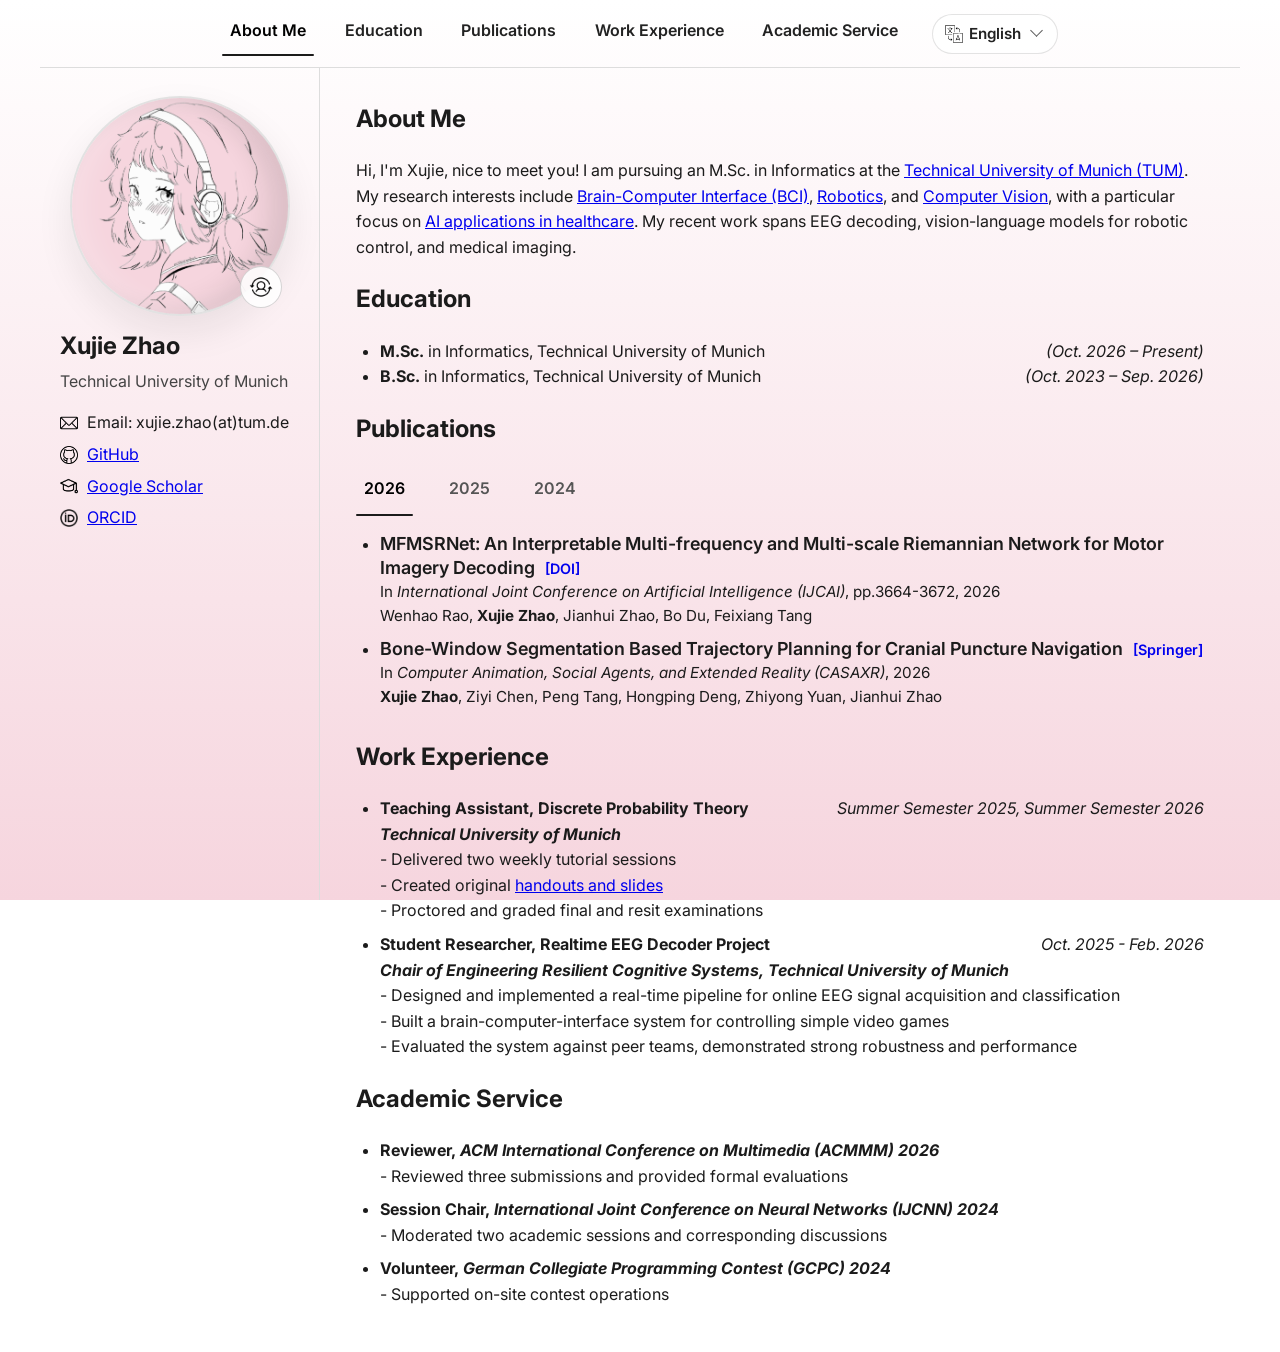
<file: index.html>
<!doctype html>
<html lang="en">
<head>
  <meta charset="utf-8" />
  <meta name="viewport" content="width=device-width, initial-scale=1" />
  <title>Xujie Zhao | TUM</title>

  <link rel="icon" href="assets/img/bar_icon_animate.png">
  <link rel="apple-touch-icon" href="assets/img/bar_icon_animate.png" />

  <meta name="description" content="Xujie Zhao – M.Sc. student at Technical University of Munich">

  <meta property="og:type" content="website">
  <meta property="og:title" content="Xujie Zhao | Personal Website">
  <meta property="og:description" content="M.Sc. student of informatics at TUM. Research interests in brain-computer interfaces, robotics and computer vision.">
  <meta property="og:url" content="https://arthurwalnut.github.io/">

  <meta name="robots" content="index, follow">

  <link rel="preconnect" href="https://fonts.googleapis.com">
  <link rel="preconnect" href="https://fonts.gstatic.com" crossorigin>
  <link href="https://fonts.googleapis.com/css2?family=Inter:wght@400;500;600;700&display=swap" rel="stylesheet">

  <link rel="stylesheet" href="assets/css/style.css?v=20261107-scroll-follow" />
  <meta name="google-site-verification" content="BBAM4CJWL4HLsDOf_jV-iVOzETcsDzB7LPSBLOvxTzo" />
  
  <link rel="alternate" hreflang="en" href="https://arthurwalnut.github.io/">
  <link rel="alternate" hreflang="zh-CN" href="https://arthurwalnut.github.io/index_cn.html">
  <link rel="alternate" hreflang="x-default" href="https://arthurwalnut.github.io/">

  <link rel="canonical" href="https://arthurwalnut.github.io/">

</head>
<body>
  <header class="top-nav-bar">
    <nav class="top-nav" aria-label="Primary">
      <div class="nav-track">
        <a href="#about">About Me</a>
        <a href="#educations">Education</a>
        <a href="#pubs">Publications</a>
        <a href="#work">Work Experience</a>
        <a href="#service">Academic Service</a>
        <span class="nav-indicator" aria-hidden="true"></span>
      </div>
    </nav>
    <div class="lang-switch" data-lang-switch>
      <button class="lang-switch-trigger" type="button" aria-label="Language selector" aria-haspopup="true" aria-expanded="false">
        <img class="lang-switch-icon" src="assets/img/icon_language_switch.png" alt="" width="18" height="18" />
        <span class="lang-switch-label">English</span>
        <span class="lang-switch-caret" aria-hidden="true"></span>
      </button>
      <div class="lang-switch-menu" role="menu" aria-label="Language options">
        <a class="lang-switch-option" href="index_cn.html" role="menuitem">中文</a>
      </div>
    </div>
  </header>

  <aside class="sidebar">
    <div class="profile-pic-wrap">
      <div class="profile-disc">
        <img class="profile-pic profile-pic-front" src="assets/img/bar_icon_animate.png" alt="Profile illustration" />
        <img class="profile-pic profile-pic-back" src="assets/img/profile_pic_real1.jpg" alt="Profile photo" />
      </div>
      <button class="profile-switch" type="button" aria-label="Switch profile picture" aria-pressed="false">
        <img src="assets/img/avatar_switch.png" alt="Switch avatar" />
      </button>
    </div>
    <h1 class="profile-name">Xujie Zhao</h1>
    <p class="profile-affiliation">Technical University of Munich</p>

    <section class="contact-block" aria-label="Contact">
      <ul>
        <li>
          <img class="contact-icon" src="assets/img/icon_email.png" alt="" width="18" height="18" />
          <span>Email: xujie.zhao(at)tum.de</span>
        </li>
        <li>
          <img class="contact-icon" src="assets/img/icon_github.png" alt="" width="18" height="18" />
          <a href="https://github.com/arthurwalnut">GitHub</a>
        </li>
        <li>
          <img class="contact-icon" src="assets/img/icon_scholar.png" alt="" width="18" height="18" />
          <a href="https://scholar.google.com/citations?user=ri1VqO8AAAAJ">Google Scholar</a>
        </li>
        <li>
          <img class="contact-icon" src="assets/img/icon_orcid.png" alt="" width="18" height="18" />
          <a href="https://orcid.org/0009-0003-3297-5734">ORCID</a>
        </li>
      </ul>
    </section>
  </aside>

  <main class="container">
    <section id="about">
      <h2>About Me</h2>
      <p>
        
        Hi, I'm Xujie, nice to meet you!
        I am pursuing an M.Sc. in Informatics at the <a href="https://www.tum.de/en/">Technical University of Munich (TUM)</a>.
        My research interests include
        <a href="https://en.wikipedia.org/wiki/Brain%E2%80%93computer_interface">Brain-Computer Interface (BCI)</a>,
        <a href="https://en.wikipedia.org/wiki/Robotics">Robotics</a>,
        and <a href="https://en.wikipedia.org/wiki/Computer_vision">Computer Vision</a>,
        with a particular focus on <a href="https://www.ibm.com/think/topics/artificial-intelligence-medicine">AI applications in healthcare</a>.
        My recent work spans EEG decoding, vision-language models for robotic control, and medical imaging.

      </p>
    </section>

    <section id="educations">
      <h2>Education</h2>
      <ul>
        <li>
          <div class="item-header">
            <span class="item-title"><strong>M.Sc.</strong> in Informatics, Technical University of Munich</span>
            <span class="item-time"><em>(Oct. 2026 – Present)</em></span>
          </div>
        </li>
        <li>
          <div class="item-header">
            <span class="item-title"><strong>B.Sc.</strong> in Informatics, Technical University of Munich</span>
            <span class="item-time"><em>(Oct. 2023 – Sep. 2026)</em></span>
          </div>
        </li>
      </ul>
    </section>

    <section id="pubs" data-year-label="Publication year">
      <h2>Publications</h2>
      <ul>

        <li class="publication-item" data-year="2026">
          <div class="publication-title">
            MFMSRNet: An Interpretable Multi-frequency and Multi-scale Riemannian Network for Motor Imagery Decoding
            <a href="https://doi.org/10.24963/ijcai.2026/408" class="doi-link" target="_blank" rel="noopener noreferrer">[DOI]</a>
          </div>
          <div class="publication-venue">
            In <em>International Joint Conference on Artificial Intelligence (IJCAI)</em>, pp.3664-3672, 2026
          </div>
          <div class="publication-authors">
            Wenhao Rao, <strong>Xujie Zhao</strong>, Jianhui Zhao, Bo Du, Feixiang Tang
          </div>
        </li>

        <li class="publication-item" data-year="2026">
          <div class="publication-title">
            Bone-Window Segmentation Based Trajectory Planning for Cranial Puncture Navigation
            <a href="https://link.springer.com/book/9789819256631" class="doi-link" target="_blank" rel="noopener noreferrer">[Springer]</a>
          </div>
          <div class="publication-venue">
            In <em>Computer Animation, Social Agents, and Extended Reality (CASAXR)</em>, 2026
          </div>
          <div class="publication-authors">
            <strong>Xujie Zhao</strong>, Ziyi Chen, Peng Tang, Hongping Deng, Zhiyong Yuan, Jianhui Zhao
          </div>
        </li>
        
        <li class="publication-item" data-year="2025">
          <div class="publication-title">
            Robust Multi-contrast MRI Medical Image Translation via Knowledge Distillation and Adversarial Attack
            <a href="https://doi.org/10.1109/JBHI.2025.3584721" class="doi-link" target="_blank" rel="noopener noreferrer">[DOI]</a>
          </div>
          <div class="publication-venue">
            In <em>IEEE Journal of Biomedical and Health Informatics</em>, Vol.29, No.10, pp.7423-7433, 2025
          </div>
          <div class="publication-authors">
            <strong>Xujie Zhao</strong>, Feng Liang, Chengjiang Long, Zhiyong Yuan, Jianhui Zhao
          </div>
        </li>

        <li class="publication-item" data-year="2025">
          <div class="publication-title">
            A Novel MultiTransmitter and MultiTarget Electromagnetic Positioning Model with Large Range and High Accuracy
            <a href="https://doi.org/10.1109/TIM.2025.3565068" class="doi-link" target="_blank" rel="noopener noreferrer">[DOI]</a>
          </div>
          <div class="publication-venue">
            In <em>IEEE Transactions on Instrumentation and Measurement</em>, Vol.74, 6006912, pp.1-12, 2025
          </div>
          <div class="publication-authors">
            Peijun Zhong, <strong>Xujie Zhao</strong>, Zhiyong Yuan, Tingbao Zhang, Yu Feng, Jianhui Zhao
          </div>
        </li>

        <li class="publication-item" data-year="2025">
          <div class="publication-title">
            A Localization System Utilizing Maxwell Coil Gradient Magnetic Fields Integrated with Inertial Measurement Unit for Surgical Instrument
            <a href="https://doi.org/10.1109/JSEN.2025.3578514" class="doi-link" target="_blank" rel="noopener noreferrer">[DOI]</a>
          </div>
          <div class="publication-venue">
            In <em>IEEE Sensors Journal</em>, Vol.25, No.15, pp.29688-29699, 2025
          </div>
          <div class="publication-authors">
            Yi Huang, Xutian Deng, <strong>Xujie Zhao</strong>, Tingbao Zhang, Yu Feng, Zhiyong Yuan, Jianhui Zhao
          </div>
        </li>

        <li class="publication-item" data-year="2024">
          <div class="publication-title">
            Single-Channel EEG Classification of Human Attention with Two-Branch Multiscale CNN and Transformer Model
            <a href="https://doi.org/10.1109/IJCNN60899.2024.10650973" class="doi-link" target="_blank" rel="noopener noreferrer">[DOI]</a>
          </div>
          <div class="publication-venue">
            In <em>International Joint Conference on Neural Networks (IJCNN)</em>, pp.1-8, 2024
          </div>
          <div class="publication-authors">
            <strong>Xujie Zhao</strong>, Junjie Lu, Jianhui Zhao, Zhiyong Yuan
          </div>
        </li>

        <li class="publication-item" data-year="2024">
          <div class="publication-title">
            Uniform Gradient Magnetic Field and Spatial Localization Method Based on Maxwell Coils for Virtual Surgery Simulation
            <a href="https://doi.org/10.1002/cav.2247" class="doi-link" target="_blank" rel="noopener noreferrer">[DOI]</a>
          </div>
          <div class="publication-venue">
            In <em>Computer Animation and Virtual Worlds</em>, Vol.35, No.3, pp.1-15, 2024
          </div>
          <div class="publication-authors">
            Yi Huang, Xutian Deng, <strong>Xujie Zhao</strong>, Wenxuan Xie, Zhiyong Yuan, Jianhui Zhao
          </div>
        </li>

      </ul>
    </section>

    <section id="work">
      <h2>Work Experience</h2>
      <ul>
        <li class="work-item">
          <div class="item-header">
            <strong>Teaching Assistant, Discrete Probability Theory</strong>
            <span class="item-time"><em>Summer Semester 2025, Summer Semester 2026</em></span>
          </div>
          <strong><em>Technical University of Munich</em></strong><br />
          - Delivered two weekly tutorial sessions<br>
          - Created original <a href="dpt_tut.html">handouts and slides</a><br>
          - Proctored and graded final and resit examinations<br>
        </li>

        <li class="work-item">
          <div class="item-header">
            <strong>Student Researcher, Realtime EEG Decoder Project</strong>
            <span class="item-time"><em>Oct. 2025 - Feb. 2026</em></span>
          </div>
          <strong><em>Chair of Engineering Resilient Cognitive Systems, Technical University of Munich</em></strong><br />
          - Designed and implemented a real-time pipeline for online EEG signal acquisition and classification<br>
          - Built a brain-computer-interface system for controlling simple video games<br>
          - Evaluated the system against peer teams, demonstrated strong robustness and performance<br>
        </li>
      </ul>
    </section>

    <section id="service">
      <h2>Academic Service</h2>
      <ul>
        <li class="work-item">
          <div class="item-header">
            <strong>Reviewer, <em>ACM International Conference on Multimedia (ACMMM) 2026</em></strong><strong></strong>
          </div>
          - Reviewed three submissions and provided formal evaluations
        </li>
        <li class="work-item">
          <div class="item-header">
            <strong>Session Chair, <em>International Joint Conference on Neural Networks (IJCNN) 2024</em></strong>
          </div>
          - Moderated two academic sessions and corresponding discussions
        </li>
        <li class="work-item">
          <div class="item-header">
            <strong>Volunteer, <em>German Collegiate Programming Contest (GCPC) 2024</em></strong>
          </div>
          - Supported on-site contest operations
        </li>
      </ul>
    </section>

  </main>
  <script src="assets/js/main.js?v=20261107-scroll-follow"></script>
</body>
</html>
</file>
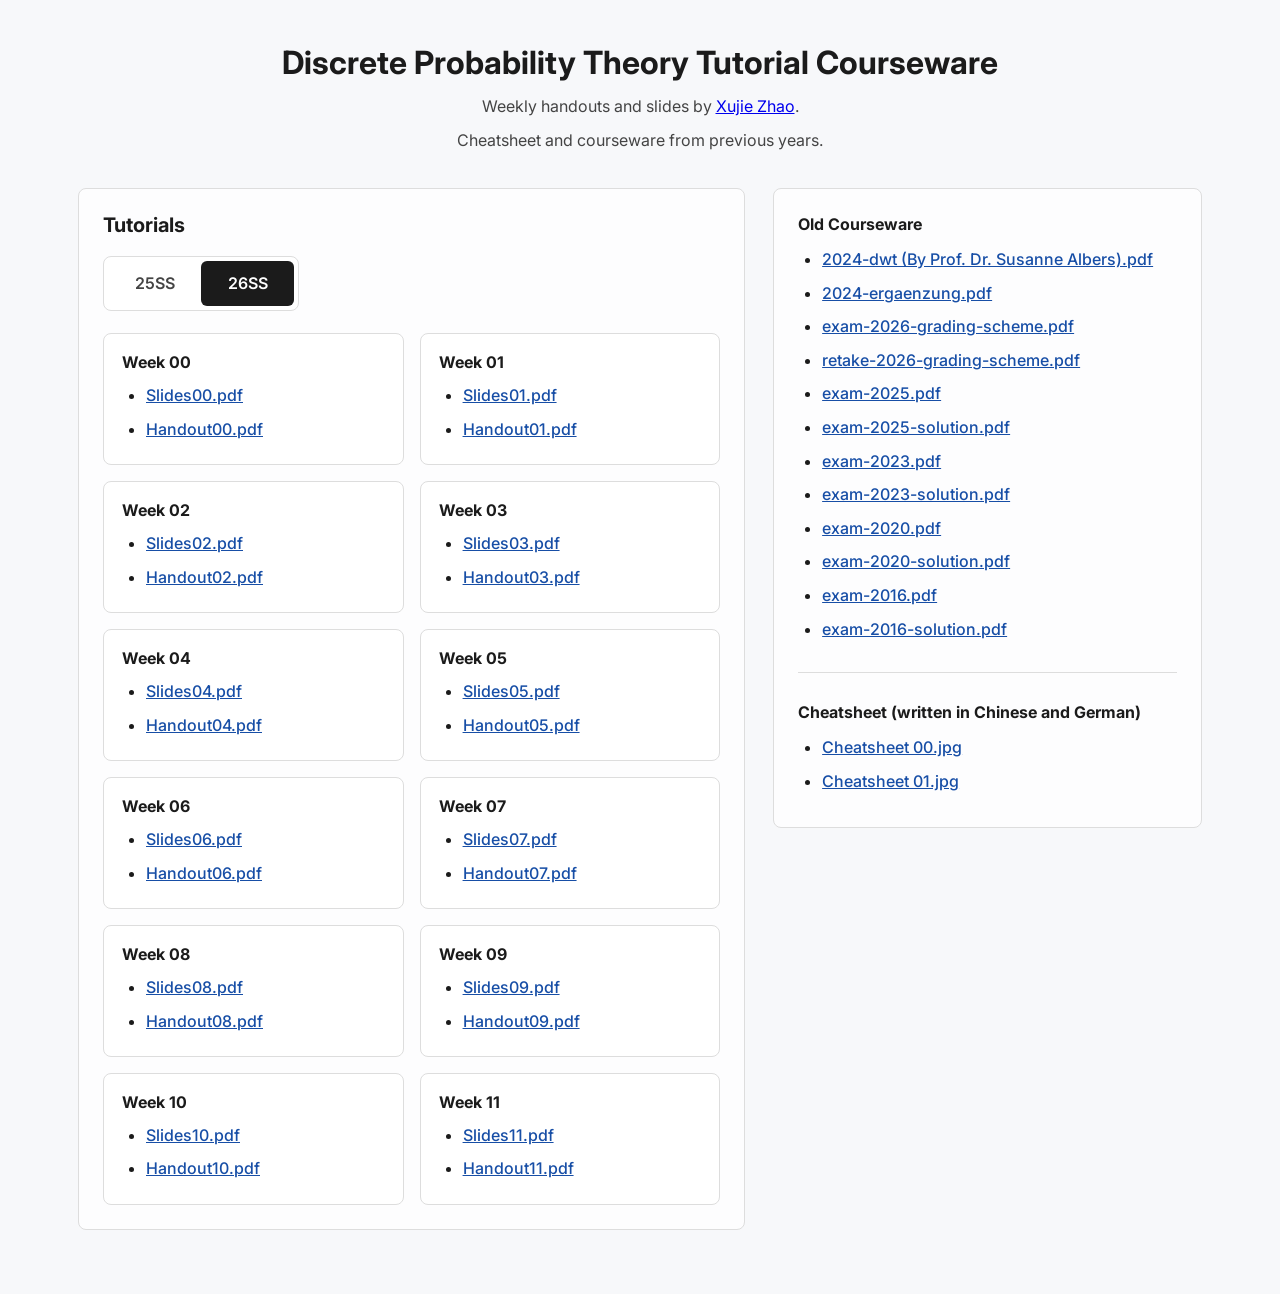
<file: dpt_tut.html>
<!doctype html>
<html lang="en">
<head>
  <meta charset="utf-8" />
  <meta name="viewport" content="width=device-width, initial-scale=1" />
  <title>Discrete Probability Theory Courseware | Xujie Zhao</title>

  <link rel="icon" href="./assets/img/bar_icon_animate.png">
  <link rel="apple-touch-icon" href="./assets/img/bar_icon_animate.png" />

  <meta name="description" content="Discrete Probability Theory tutorial courseware by Xujie Zhao">
  
  <meta property="og:type" content="website">
  <meta property="og:title" content="Discrete Probability Theory courseware">
  <meta property="og:description" content="Tutorial courseware by Xujie Zhao">
  <meta property="og:url" content="https://arthurwalnut.github.io/dpt_tut.html">

  <meta name="robots" content="index, follow">

  <link rel="preconnect" href="https://fonts.googleapis.com">
  <link rel="preconnect" href="https://fonts.gstatic.com" crossorigin>
  <link href="https://fonts.googleapis.com/css2?family=Inter:wght@400;500;600;700&display=swap" rel="stylesheet">

  <link rel="canonical" href="https://arthurwalnut.github.io/dpt_tut.html">

  <link rel="stylesheet" href="./assets/css/style.css?v=20260423-dpt-layout" />
  <style>
    * {
      box-sizing: border-box;
    }

    body.download-page {
      margin: 0;
      font-family: "Inter", system-ui, sans-serif;
      line-height: 1.6;
      color: #1b1b1b;
      background: #f7f8fa;
    }

    .download-container {
      max-width: 1180px;
      margin: 0 auto;
      padding: 44px 28px 64px;
    }

    .download-intro {
      margin-bottom: 34px;
      text-align: center;
    }

    .download-intro h1 {
      margin: 0 0 12px;
      font-size: 2rem;
      line-height: 1.2;
    }

    .download-intro p {
      max-width: 760px;
      margin: 0 auto 8px;
      color: #444;
    }

    .download-grid {
      display: grid;
      grid-template-columns: minmax(0, 1.4fr) minmax(280px, 0.9fr);
      gap: 28px;
      align-items: start;
    }

    .download-column {
      min-width: 0;
      padding: 24px;
      border: 1px solid #ddd;
      border-radius: 8px;
      background: rgba(255, 255, 255, 0.76);
    }

    .download-column h2 {
      margin: 0 0 18px;
      font-size: 1.25rem;
      line-height: 1.25;
    }

    .tutorial-tabs {
      position: relative;
      display: grid;
      grid-template-columns: repeat(2, minmax(0, 1fr));
      margin-bottom: 22px;
      padding: 4px;
      border: 1px solid #ddd;
      border-radius: 8px;
      background: #fff;
      width: 196px;
      overflow: hidden;
      box-sizing: border-box;
    }

    .tutorial-tab-indicator {
      position: absolute;
      top: 4px;
      left: 4px;
      width: calc((100% - 8px) / 2);
      height: calc(100% - 8px);
      border-radius: 6px;
      background: #1b1b1b;
      transition: transform 220ms ease;
      pointer-events: none;
    }

    .tutorial-tab {
      position: relative;
      z-index: 1;
      display: flex;
      align-items: center;
      justify-content: center;
      min-width: 0;
      padding: 10px 14px;
      border: none;
      border-radius: 6px;
      background: transparent;
      color: #444;
      font: inherit;
      font-weight: 600;
      text-align: center;
      cursor: pointer;
    }

    .tutorial-tab[aria-selected="true"] {
      color: #fff;
    }

    .tutorial-panel {
      display: none;
    }

    .tutorial-panel.is-active {
      display: block;
    }

    .tutorial-list {
      display: grid;
      grid-template-columns: repeat(2, minmax(0, 1fr));
      gap: 16px;
    }

    .tutorial-card {
      padding: 18px 18px 14px;
      border: 1px solid #ddd;
      border-radius: 8px;
      background: #fff;
    }

    .tutorial-card h3 {
      margin: 0 0 10px;
      font-size: 1rem;
      line-height: 1.3;
    }

    .tutorial-note {
      margin: 0;
      color: #666;
      font-size: 0.95rem;
    }

    .download-section {
      margin-bottom: 28px;
      padding-bottom: 22px;
      border-bottom: 1px solid #ddd;
    }

    .download-section:last-child {
      margin-bottom: 0;
      padding-bottom: 0;
      border-bottom: none;
    }

    .download-section h3 {
      margin: 0 0 12px;
      font-size: 1rem;
      line-height: 1.4;
      overflow-wrap: anywhere;
    }

    .file-list {
      margin: 0;
      padding-left: 24px;
    }

    .file-list li {
      margin-bottom: 8px;
    }

    .file-list a {
      color: #174ea6;
      font-weight: 500;
    }

    @media (max-width: 920px) {
      .download-grid {
        grid-template-columns: 1fr;
      }
    }

    @media (max-width: 640px) {
      .download-container {
        padding: 32px 16px 42px;
      }

      .download-column {
        padding: 18px;
      }

      .tutorial-tabs {
        width: min(196px, 100%);
      }

      .tutorial-tab {
        padding-left: 10px;
        padding-right: 10px;
      }

      .tutorial-list {
        grid-template-columns: 1fr;
      }
    }
  </style>
</head>
<body class="download-page">
  <main class="download-container">
    <section class="download-intro">
      <h1>Discrete Probability Theory Tutorial Courseware</h1>
      <p>Weekly handouts and slides by <a href="index.html">Xujie Zhao</a>.</p>
      <p>Cheatsheet and courseware from previous years.</p>
    </section>

    <section class="download-grid">
      <div class="download-column">
        <h2>Tutorials</h2>
        <div class="tutorial-tabs" role="tablist" aria-label="Tutorial semester switch">
          <span class="tutorial-tab-indicator" aria-hidden="true"></span>
          <button class="tutorial-tab" type="button" role="tab" aria-selected="false" aria-controls="tutorial-25ss" data-target="tutorial-25ss">25SS</button>
          <button class="tutorial-tab" type="button" role="tab" aria-selected="true" aria-controls="tutorial-26ss" data-target="tutorial-26ss">26SS</button>
        </div>

        <section id="tutorial-25ss" class="tutorial-panel" role="tabpanel" hidden>
          <div class="tutorial-list">
            <article class="tutorial-card">
              <h3>Week 00</h3>
              <ul class="file-list">
                <li><a href="files/dpt_tut_25/00/Slides00.pdf" download>Slides00.pdf</a></li>
                <li><a href="files/dpt_tut_25/00/dpt_sol_0.pdf" download>Solution00.pdf</a></li>
              </ul>
            </article>
            <article class="tutorial-card">
              <h3>Week 01</h3>
              <ul class="file-list">
                <li><a href="files/dpt_tut_25/01/Slides01.pdf" download>Slides01.pdf</a></li>
                <li><a href="files/dpt_tut_25/01/dpt_sol_1.pdf" download>Solution01.pdf</a></li>
              </ul>
            </article>
            <article class="tutorial-card">
              <h3>Week 02</h3>
              <ul class="file-list">
                <li><a href="files/dpt_tut_25/02/Slides02.pdf" download>Slides02.pdf</a></li>
                <li><a href="files/dpt_tut_25/02/dpt_sol_2.pdf" download>Solution02.pdf</a></li>
              </ul>
            </article>
            <article class="tutorial-card">
              <h3>Week 03</h3>
              <ul class="file-list">
                <li><a href="files/dpt_tut_25/03/Slides03.pdf" download>Slides03.pdf</a></li>
                <li><a href="files/dpt_tut_25/03/dpt_sol_3.pdf" download>Solution03.pdf</a></li>
              </ul>
            </article>
            <article class="tutorial-card">
              <h3>Week 04</h3>
              <ul class="file-list">
                <li><a href="files/dpt_tut_25/04/Slides04.pdf" download>Slides04.pdf</a></li>
                <li><a href="files/dpt_tut_25/04/dpt_sol_4.pdf" download>Solution04.pdf</a></li>
              </ul>
            </article>
            <article class="tutorial-card">
              <h3>Week 05</h3>
              <ul class="file-list">
                <li><a href="files/dpt_tut_25/05/Slides05.pdf" download>Slides05.pdf</a></li>
                <li><a href="files/dpt_tut_25/05/dpt_sol_5.pdf" download>Solution05.pdf</a></li>
              </ul>
            </article>
            <article class="tutorial-card">
              <h3>Week 06</h3>
              <ul class="file-list">
                <li><a href="files/dpt_tut_25/06/Slides06.pdf" download>Slides06.pdf</a></li>
                <li><a href="files/dpt_tut_25/06/dpt_sol_6.pdf" download>Solution06.pdf</a></li>
              </ul>
            </article>
            <article class="tutorial-card">
              <h3>Week 07</h3>
              <ul class="file-list">
                <li><a href="files/dpt_tut_25/07/Slides07.pdf" download>Slides07.pdf</a></li>
                <li><a href="files/dpt_tut_25/07/dpt_sol_7.pdf" download>Solution07.pdf</a></li>
              </ul>
            </article>
            <article class="tutorial-card">
              <h3>Week 08</h3>
              <ul class="file-list">
                <li><a href="files/dpt_tut_25/08/Slides08.pdf" download>Slides08.pdf</a></li>
                <li><a href="files/dpt_tut_25/08/dpt_sol_8.pdf" download>Solution08.pdf</a></li>
              </ul>
            </article>
            <article class="tutorial-card">
              <h3>Week 09</h3>
              <ul class="file-list">
                <li><a href="files/dpt_tut_25/09/Slides09.pdf" download>Slides09.pdf</a></li>
                <li><a href="files/dpt_tut_25/09/dpt_sol_9.pdf" download>Solution09.pdf</a></li>
              </ul>
            </article>
            <article class="tutorial-card">
              <h3>Week 10</h3>
              <ul class="file-list">
                <li><a href="files/dpt_tut_25/10/Slides10.pdf" download>Slides10.pdf</a></li>
                <li><a href="files/dpt_tut_25/10/dpt_sol_10.pdf" download>Solution10.pdf</a></li>
              </ul>
            </article>
            <article class="tutorial-card">
              <h3>Week 11</h3>
              <ul class="file-list">
                <li><a href="files/dpt_tut_25/11/Slides11.pdf" download>Slides11.pdf</a></li>
                <li><a href="files/dpt_tut_25/11/dpt_sol_11.pdf" download>Solution11.pdf</a></li>
              </ul>
            </article>
            <article class="tutorial-card">
              <h3>Week 12</h3>
              <ul class="file-list">
                <li><a href="files/dpt_tut_25/12/Slides12.pdf" download>Slides12.pdf</a></li>
                <li><a href="files/dpt_tut_25/12/dpt_sol_12.pdf" download>Solution12.pdf</a></li>
              </ul>
            </article>
          </div>
        </section>

        <section id="tutorial-26ss" class="tutorial-panel is-active" role="tabpanel">
          <div class="tutorial-list">
            <article class="tutorial-card">
              <h3>Week 00</h3>
              <ul class="file-list">
                <li><a href="files/dpt_tut_26/00/Slides00.pdf" download>Slides00.pdf</a></li>
                <li><a href="files/dpt_tut_26/00/Handout00.pdf" download>Handout00.pdf</a></li>
              </ul>
            </article>
            <article class="tutorial-card">
              <h3>Week 01</h3>
              <ul class="file-list">
                <li><a href="files/dpt_tut_26/01/Slides01.pdf" download>Slides01.pdf</a></li>
                <li><a href="files/dpt_tut_26/01/Handout01.pdf" download>Handout01.pdf</a></li>
              </ul>
            </article>
            <article class="tutorial-card">
              <h3>Week 02</h3>
              <ul class="file-list">
                <li><a href="files/dpt_tut_26/02/Slides02.pdf" download>Slides02.pdf</a></li>
                <li><a href="files/dpt_tut_26/02/Handout02.pdf" download>Handout02.pdf</a></li>
              </ul>
            </article>
            <article class="tutorial-card">
              <h3>Week 03</h3>
              <ul class="file-list">
                <li><a href="files/dpt_tut_26/03/Slides03.pdf" download>Slides03.pdf</a></li>
                <li><a href="files/dpt_tut_26/03/Handout03.pdf" download>Handout03.pdf</a></li>
              </ul>
            </article>
            <article class="tutorial-card">
              <h3>Week 04</h3>
              <ul class="file-list">
                <li><a href="files/dpt_tut_26/04/Slides04.pdf" download>Slides04.pdf</a></li>
                <li><a href="files/dpt_tut_26/04/Handout04.pdf" download>Handout04.pdf</a></li>
              </ul>
            </article>
            <article class="tutorial-card">
              <h3>Week 05</h3>
              <ul class="file-list">
                <li><a href="files/dpt_tut_26/05/Slides05.pdf" download>Slides05.pdf</a></li>
                <li><a href="files/dpt_tut_26/05/Handout05.pdf" download>Handout05.pdf</a></li>
              </ul>
            </article>
            <article class="tutorial-card">
              <h3>Week 06</h3>
              <ul class="file-list">
                <li><a href="files/dpt_tut_26/06/Slides06.pdf" download>Slides06.pdf</a></li>
                <li><a href="files/dpt_tut_26/06/Handout06.pdf" download>Handout06.pdf</a></li>
              </ul>
            </article>
            <article class="tutorial-card">
              <h3>Week 07</h3>
              <ul class="file-list">
                <li><a href="files/dpt_tut_26/07/Slides07.pdf" download>Slides07.pdf</a></li>
                <li><a href="files/dpt_tut_26/07/Handout07.pdf" download>Handout07.pdf</a></li>
              </ul>
            </article>
            <article class="tutorial-card">
              <h3>Week 08</h3>
              <ul class="file-list">
                <li><a href="files/dpt_tut_26/08/Slides08.pdf" download>Slides08.pdf</a></li>
                <li><a href="files/dpt_tut_26/08/Handout08.pdf" download>Handout08.pdf</a></li>
              </ul>
            </article>
            <article class="tutorial-card">
              <h3>Week 09</h3>
              <ul class="file-list">
                <li><a href="files/dpt_tut_26/09/Slides09.pdf" download>Slides09.pdf</a></li>
                <li><a href="files/dpt_tut_26/09/Handout09.pdf" download>Handout09.pdf</a></li>
              </ul>
            </article>
            <article class="tutorial-card">
              <h3>Week 10</h3>
              <ul class="file-list">
                <li><a href="files/dpt_tut_26/10/Slides10.pdf" download>Slides10.pdf</a></li>
                <li><a href="files/dpt_tut_26/10/Handout10.pdf" download>Handout10.pdf</a></li>
              </ul>
            </article>
            <article class="tutorial-card">
              <h3>Week 11</h3>
              <ul class="file-list">
                <li><a href="files/dpt_tut_26/11/Slides11.pdf" download>Slides11.pdf</a></li>
                <li><a href="files/dpt_tut_26/11/Handout11.pdf" download>Handout11.pdf</a></li>
              </ul>
            </article>
          </div>
        </section>
      </div>

      <div class="download-column">
        <section class="download-section">
          <h3>Old Courseware</h3>
          <ul class="file-list">
            <li><a href="files/dpt_tut/Old Courseware/2024-dwt (By Prof. Dr. Susanne Albers).pdf" download>2024-dwt (By Prof. Dr. Susanne Albers).pdf</a></li>
            <li><a href="files/dpt_tut/Old Courseware/2024-ergaenzung.pdf" download>2024-ergaenzung.pdf</a></li>
            <li><a href="files/dpt_tut/Old Courseware/exam-2026-grading-scheme.pdf" download>exam-2026-grading-scheme.pdf</a></li>
            <li><a href="files/dpt_tut/Old Courseware/retake-2026-grading-scheme.pdf" download>retake-2026-grading-scheme.pdf</a></li>
            <li><a href="files/dpt_tut/Old Courseware/exam-2025.pdf" download>exam-2025.pdf</a></li>
            <li><a href="files/dpt_tut/Old Courseware/exam-2025-solution.pdf" download>exam-2025-solution.pdf</a></li>
            <li><a href="files/dpt_tut/Old Courseware/exam-2023.pdf" download>exam-2023.pdf</a></li>
            <li><a href="files/dpt_tut/Old Courseware/exam-2023-solution.pdf" download>exam-2023-solution.pdf</a></li>
            <li><a href="files/dpt_tut/Old Courseware/exam-2020.pdf" download>exam-2020.pdf</a></li>
            <li><a href="files/dpt_tut/Old Courseware/exam-2020-solution.pdf" download>exam-2020-solution.pdf</a></li>
            <li><a href="files/dpt_tut/Old Courseware/exam-2016.pdf" download>exam-2016.pdf</a></li>
            <li><a href="files/dpt_tut/Old Courseware/exam-2016-solution.pdf" download>exam-2016-solution.pdf</a></li>
          </ul>
        </section>

        <section class="download-section">
          <h3>Cheatsheet (written in Chinese and German)</h3>
          <ul class="file-list">
            <li><a href="files/dpt_tut/Cheatsheet (CHN + DEU)/Cheatsheet 00.jpg" download>Cheatsheet 00.jpg</a></li>
            <li><a href="files/dpt_tut/Cheatsheet (CHN + DEU)/Cheatsheet 01.jpg" download>Cheatsheet 01.jpg</a></li>
          </ul>
        </section>
      </div>
    </section>
  </main>

  <script>
    (() => {
      const tabs = Array.from(document.querySelectorAll(".tutorial-tab"));
      const panels = Array.from(document.querySelectorAll(".tutorial-panel"));
      const indicator = document.querySelector(".tutorial-tab-indicator");

      function updateIndicator(activeTab) {
        if (!indicator || !activeTab) {
          return;
        }

        const inset = 4;
        indicator.style.width = `${activeTab.offsetWidth}px`;
        indicator.style.transform = `translateX(${activeTab.offsetLeft - inset}px)`;
      }

      function activateTab(tab) {
        const targetId = tab.dataset.target;

        tabs.forEach((button) => {
          const isSelected = button === tab;
          button.setAttribute("aria-selected", String(isSelected));
        });

        panels.forEach((panel) => {
          const isActive = panel.id === targetId;
          panel.classList.toggle("is-active", isActive);
          panel.hidden = !isActive;
        });

        updateIndicator(tab);
      }

      tabs.forEach((tab) => {
        tab.addEventListener("click", () => {
          activateTab(tab);
        });
      });

      window.addEventListener("load", () => {
        activateTab(document.querySelector('.tutorial-tab[aria-selected="true"]') || tabs[0]);
      });

      window.addEventListener("resize", () => {
        updateIndicator(document.querySelector('.tutorial-tab[aria-selected="true"]') || tabs[0]);
      });
    })();
  </script>
</body>
</html>
</file>
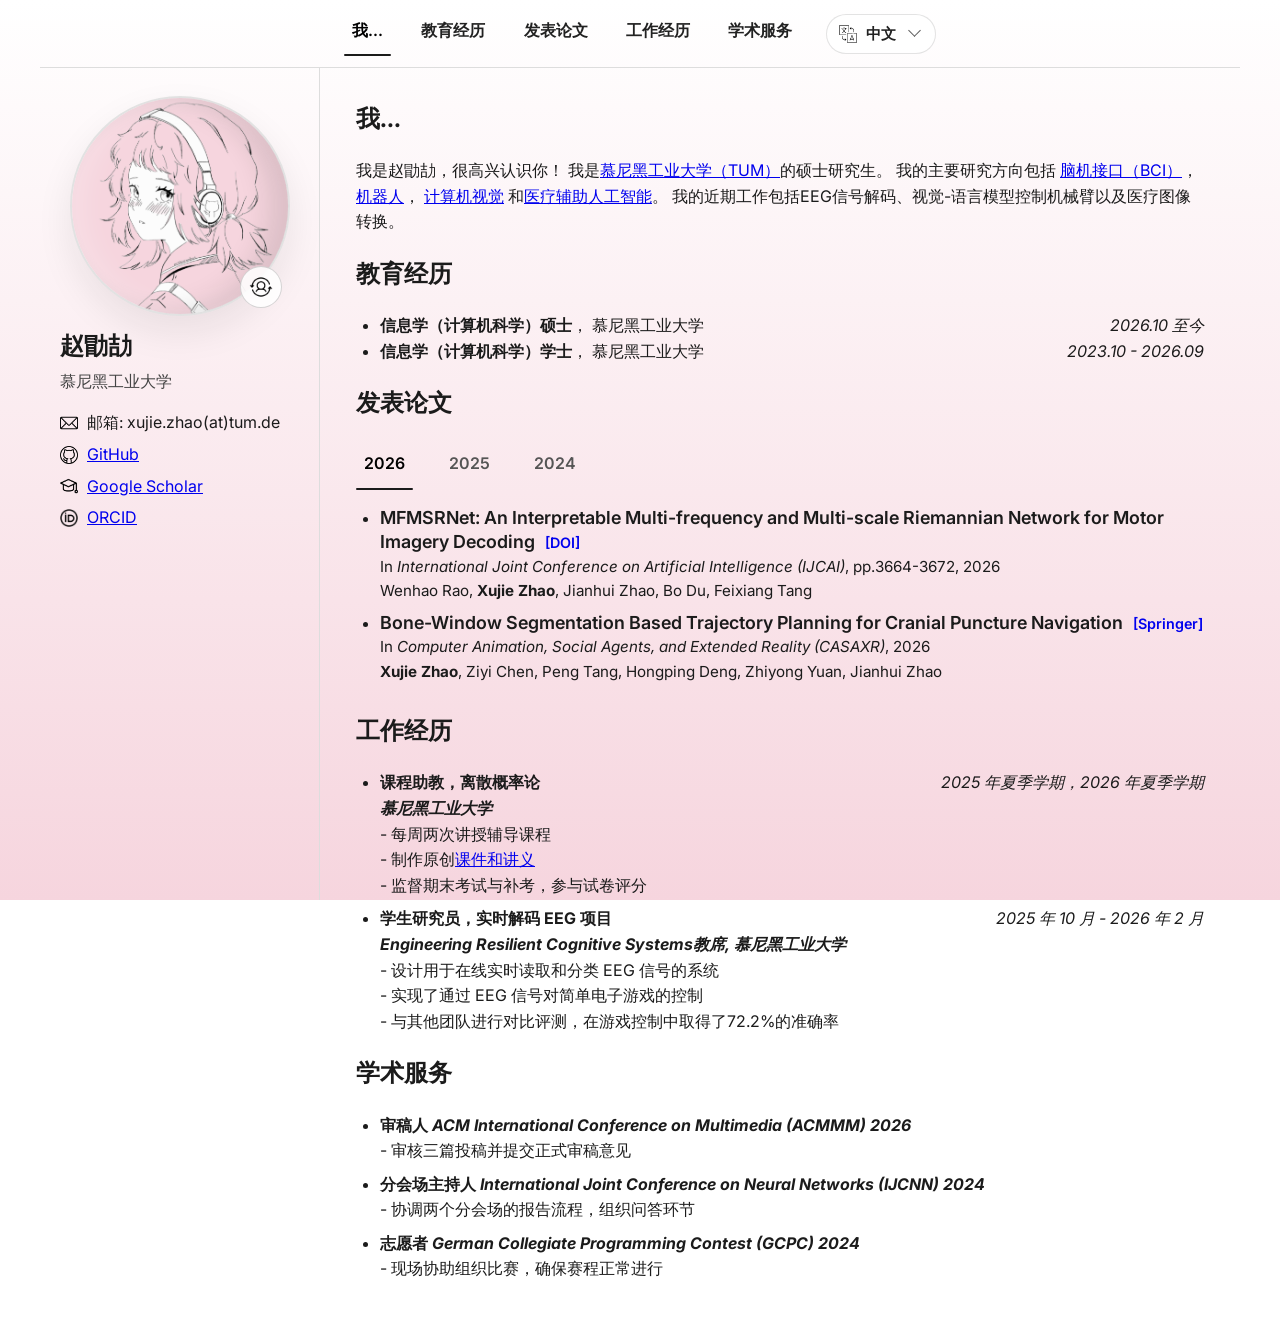
<file: index_cn.html>
<!doctype html>
<html lang="zh-CN">
<head>
  <meta charset="utf-8" />
  <meta name="viewport" content="width=device-width, initial-scale=1" />
  <title>赵勖劼 | 慕尼黑工业大学</title>

  <link rel="icon" href="assets/img/bar_icon_animate.png">
  <link rel="apple-touch-icon" href="assets/img/bar_icon_animate.png" />

  <meta name="description" content="赵勖劼个人主页 - 慕尼黑工业大学硕士研究生">

  <meta property="og:type" content="website">
  <meta property="og:title" content="赵勖劼 | 个人主页">
  <meta property="og:description" content="慕尼黑工业大学信息学硕士研究生，研究方向为脑机交互、机械臂与计算机视觉">
  <meta property="og:url" content="https://arthurwalnut.github.io/index_cn.html">

  <meta name="robots" content="index, follow">

  <link rel="preconnect" href="https://fonts.googleapis.com">
  <link rel="preconnect" href="https://fonts.gstatic.com" crossorigin>
  <link href="https://fonts.googleapis.com/css2?family=Inter:wght@400;500;600;700&display=swap" rel="stylesheet">

  <link rel="stylesheet" href="assets/css/style.css?v=20261107-scroll-follow" />
  <meta name="google-site-verification" content="BBAM4CJWL4HLsDOf_jV-iVOzETcsDzB7LPSBLOvxTzo" />

  <link rel="alternate" hreflang="en" href="https://arthurwalnut.github.io/">
  <link rel="alternate" hreflang="zh-CN" href="https://arthurwalnut.github.io/index_cn.html">
  <link rel="alternate" hreflang="x-default" href="https://arthurwalnut.github.io/">

  <link rel="canonical" href="https://arthurwalnut.github.io/index_cn.html">

</head>
<body>
  <header class="top-nav-bar">
    <nav class="top-nav" aria-label="主导航">
      <div class="nav-track">
        <a href="#about">我...</a>
        <a href="#educations">教育经历</a>
        <a href="#pubs">发表论文</a>
        <a href="#work">工作经历</a>
        <a href="#service">学术服务</a>
        <span class="nav-indicator" aria-hidden="true"></span>
      </div>
    </nav>
    <div class="lang-switch" data-lang-switch>
      <button class="lang-switch-trigger" type="button" aria-label="语言切换" aria-haspopup="true" aria-expanded="false">
        <img class="lang-switch-icon" src="assets/img/icon_language_switch.png" alt="" width="18" height="18" />
        <span class="lang-switch-label">中文</span>
        <span class="lang-switch-caret" aria-hidden="true"></span>
      </button>
      <div class="lang-switch-menu" role="menu" aria-label="语言选项">
        <a class="lang-switch-option" href="index.html" role="menuitem">English</a>
      </div>
    </div>
  </header>

  <aside class="sidebar">
    <div class="profile-pic-wrap">
      <div class="profile-disc">
        <img class="profile-pic profile-pic-front" src="assets/img/bar_icon_animate.png" alt="头像插画" />
        <img class="profile-pic profile-pic-back" src="assets/img/profile_pic_real1.jpg" alt="个人照片" />
      </div>
      <button class="profile-switch" type="button" aria-label="切换头像" aria-pressed="false">
        <img src="assets/img/avatar_switch.png" alt="切换头像" />
      </button>
    </div>
    <h1 class="profile-name">赵勖劼</h1>
    <p class="profile-affiliation">慕尼黑工业大学</p>

    <section class="contact-block" aria-label="联系方式">
      <ul>
        <li>
          <img class="contact-icon" src="assets/img/icon_email.png" alt="" width="18" height="18" />
          <span>邮箱: xujie.zhao(at)tum.de</span>
        </li>
        <li>
          <img class="contact-icon" src="assets/img/icon_github.png" alt="" width="18" height="18" />
          <a href="https://github.com/arthurwalnut">GitHub</a>
        </li>
        <li>
          <img class="contact-icon" src="assets/img/icon_scholar.png" alt="" width="18" height="18" />
          <a href="https://scholar.google.com/citations?user=ri1VqO8AAAAJ">Google Scholar</a>
        </li>
        <li>
          <img class="contact-icon" src="assets/img/icon_orcid.png" alt="" width="18" height="18" />
          <a href="https://orcid.org/0009-0003-3297-5734">ORCID</a>
        </li>
      </ul>
    </section>
  </aside>

  <main class="container">
    <section id="about">
      <h2>我...</h2>
      <p>

        我是赵勖劼，很高兴认识你！
        我是<a href="https://www.tum.de/en/">慕尼黑工业大学（TUM）</a>的硕士研究生。
        我的主要研究方向包括
        <a href="https://zh.wikipedia.org/wiki/%E8%84%91%E6%9C%BA%E6%8E%A5%E5%8F%A3">脑机接口（BCI）</a>，
        <a href="https://zh.wikipedia.org/wiki/%E6%9C%BA%E5%99%A8%E4%BA%BA%E5%AD%A6">机器人</a>，
        <a href="https://zh.wikipedia.org/wiki/%E8%AE%A1%E7%AE%97%E6%9C%BA%E8%A7%86%E8%A7%89">计算机视觉</a>
        和<a href="https://www.ibm.com/think/topics/artificial-intelligence-medicine">医疗辅助人工智能</a>。
        我的近期工作包括EEG信号解码、视觉-语言模型控制机械臂以及医疗图像转换。

      </p>
    </section>

    <section id="educations">
      <h2>教育经历</h2>
      <ul>
        <li>
          <div class="item-header">
            <span class="item-title"><strong>信息学（计算机科学）硕士</strong>， 慕尼黑工业大学</span>
            <span class="item-time"><em>2026.10 至今</em></span>
          </div>
        </li>
        <li>
          <div class="item-header">
            <span class="item-title"><strong>信息学（计算机科学）学士</strong>， 慕尼黑工业大学</span>
            <span class="item-time"><em>2023.10 - 2026.09</em></span>
          </div>
        </li>
      </ul>
    </section>

    <section id="pubs" data-year-label="发表年份">
      <h2>发表论文</h2>
      <ul>
        
        <li class="publication-item" data-year="2026">
          <div class="publication-title">
            MFMSRNet: An Interpretable Multi-frequency and Multi-scale Riemannian Network for Motor Imagery Decoding
            <a href="https://doi.org/10.24963/ijcai.2026/408" class="doi-link" target="_blank" rel="noopener noreferrer">[DOI]</a>
          </div>
          <div class="publication-venue">
            In <em>International Joint Conference on Artificial Intelligence (IJCAI)</em>, pp.3664-3672, 2026
          </div>
          <div class="publication-authors">
            Wenhao Rao, <strong>Xujie Zhao</strong>, Jianhui Zhao, Bo Du, Feixiang Tang
          </div>
        </li>

        <li class="publication-item" data-year="2026">
          <div class="publication-title">
            Bone-Window Segmentation Based Trajectory Planning for Cranial Puncture Navigation
            <a href="https://link.springer.com/book/9789819256631" class="doi-link" target="_blank" rel="noopener noreferrer">[Springer]</a>
          </div>
          <div class="publication-venue">
            In <em>Computer Animation, Social Agents, and Extended Reality (CASAXR)</em>, 2026
          </div>
          <div class="publication-authors">
            <strong>Xujie Zhao</strong>, Ziyi Chen, Peng Tang, Hongping Deng, Zhiyong Yuan, Jianhui Zhao
          </div>
        </li>

        <li class="publication-item" data-year="2025">
          <div class="publication-title">
            Robust Multi-contrast MRI Medical Image Translation via Knowledge Distillation and Adversarial Attack
            <a href="https://doi.org/10.1109/JBHI.2025.3584721" class="doi-link" target="_blank" rel="noopener noreferrer">[DOI]</a>
          </div>
          <div class="publication-venue">
            In <em>IEEE Journal of Biomedical and Health Informatics</em>, Vol.29, No.10, pp.7423-7433, 2025
          </div>
          <div class="publication-authors">
            <strong>Xujie Zhao</strong>, Feng Liang, Chengjiang Long, Zhiyong Yuan, Jianhui Zhao
          </div>
        </li>

        <li class="publication-item" data-year="2025">
          <div class="publication-title">
            A Novel MultiTransmitter and MultiTarget Electromagnetic Positioning Model with Large Range and High Accuracy
            <a href="https://doi.org/10.1109/TIM.2025.3565068" class="doi-link" target="_blank" rel="noopener noreferrer">[DOI]</a>
          </div>
          <div class="publication-venue">
            In <em>IEEE Transactions on Instrumentation and Measurement</em>, Vol.74, 6006912, pp.1-12, 2025
          </div>
          <div class="publication-authors">
            Peijun Zhong, <strong>Xujie Zhao</strong>, Zhiyong Yuan, Tingbao Zhang, Yu Feng, Jianhui Zhao
          </div>
        </li>

        <li class="publication-item" data-year="2025">
          <div class="publication-title">
            A Localization System Utilizing Maxwell Coil Gradient Magnetic Fields Integrated with Inertial Measurement Unit for Surgical Instrument
            <a href="https://doi.org/10.1109/JSEN.2025.3578514" class="doi-link" target="_blank" rel="noopener noreferrer">[DOI]</a>
          </div>
          <div class="publication-venue">
            In <em>IEEE Sensors Journal</em>, Vol.25, No.15, pp.29688-29699, 2025
          </div>
          <div class="publication-authors">
            Yi Huang, Xutian Deng, <strong>Xujie Zhao</strong>, Tingbao Zhang, Yu Feng, Zhiyong Yuan, Jianhui Zhao
          </div>
        </li>

        <li class="publication-item" data-year="2024">
          <div class="publication-title">
            Single-Channel EEG Classification of Human Attention with Two-Branch Multiscale CNN and Transformer Model
            <a href="https://doi.org/10.1109/IJCNN60899.2024.10650973" class="doi-link" target="_blank" rel="noopener noreferrer">[DOI]</a>
          </div>
          <div class="publication-venue">
            In <em>International Joint Conference on Neural Networks (IJCNN)</em>, pp.1-8, 2024
          </div>
          <div class="publication-authors">
            <strong>Xujie Zhao</strong>, Junjie Lu, Jianhui Zhao, Zhiyong Yuan
          </div>
        </li>

        <li class="publication-item" data-year="2024">
          <div class="publication-title">
            Uniform Gradient Magnetic Field and Spatial Localization Method Based on Maxwell Coils for Virtual Surgery Simulation
            <a href="https://doi.org/10.1002/cav.2247" class="doi-link" target="_blank" rel="noopener noreferrer">[DOI]</a>
          </div>
          <div class="publication-venue">
            In <em>Computer Animation and Virtual Worlds</em>, Vol.35, No.3, pp.1-15, 2024
          </div>
          <div class="publication-authors">
            Yi Huang, Xutian Deng, <strong>Xujie Zhao</strong>, Wenxuan Xie, Zhiyong Yuan, Jianhui Zhao
          </div>
        </li>

      </ul>
    </section>

    <section id="work">
      <h2>工作经历</h2>
      <ul>
        <li class="work-item">
          <div class="item-header">
            <strong>课程助教，离散概率论</strong>
            <span class="item-time"><em>2025 年夏季学期，2026 年夏季学期</em></span>
          </div>
          <strong><em>慕尼黑工业大学</em></strong><br />
          - 每周两次讲授辅导课程<br>
          - 制作原创<a href="dpt_tut.html">课件和讲义</a><br>
          - 监督期末考试与补考，参与试卷评分<br>
        </li>

        <li class="work-item">
          <div class="item-header">
            <strong>学生研究员，实时解码 EEG 项目</strong>
            <span class="item-time"><em>2025 年 10 月 - 2026 年 2 月</em></span>
          </div>
          <strong><em>Engineering Resilient Cognitive Systems教席, 慕尼黑工业大学</em></strong><br />
          - 设计用于在线实时读取和分类 EEG 信号的系统<br>
          - 实现了通过 EEG 信号对简单电子游戏的控制<br>
          - 与其他团队进行对比评测，在游戏控制中取得了72.2%的准确率<br>
        </li>
      </ul>
    </section>

    <section id="service">
      <h2>学术服务</h2>
      <ul>
        <li class="work-item">
          <div class="item-header">
            <strong>审稿人 <em>ACM International Conference on Multimedia (ACMMM) 2026</em></strong><strong></strong>
          </div>
          - 审核三篇投稿并提交正式审稿意见
        </li>
        <li class="work-item">
          <div class="item-header">
            <strong>分会场主持人 <em>International Joint Conference on Neural Networks (IJCNN) 2024</em></strong>
          </div>
          - 协调两个分会场的报告流程，组织问答环节
        </li>
        <li class="work-item">
          <div class="item-header">
            <strong>志愿者 <em>German Collegiate Programming Contest (GCPC) 2024</em></strong>
          </div>
          - 现场协助组织比赛，确保赛程正常进行
        </li>
      </ul>
    </section>
  </main>
  <script src="assets/js/main.js?v=20261107-scroll-follow"></script>
</body>
</html>
</file>
<file: assets/css/style.css>
:root {
  --topbar-height: 68px;
  --sidebar-width: 280px;
  --content-width: 920px;
  --layout-width: calc(var(--sidebar-width) + var(--content-width));
  --page-gradient: linear-gradient(180deg, #fff 0%, #f6d5de 100%);
}

* {
  box-sizing: border-box;
}

body {
  position: relative;
  margin: 0;
  font-family: "Inter", system-ui, sans-serif;
  line-height: 1.6;
  color: #1b1b1b;
  min-height: 100vh;
  background-image: var(--page-gradient);
  background-attachment: fixed;
  background-repeat: no-repeat;
  background-size: 100vw 100vh;
}

html {
  scroll-behavior: smooth;
}

a:link,
a:visited,
a:hover {
  color: #0000ee;
}

a:active {
  color: #ff0000;
}

.top-nav-bar {
  position: fixed;
  top: 0;
  inset-inline: 0;
  margin-inline: auto;
  width: max-content;
  min-width: min(var(--layout-width), calc(100% - 32px));
  max-width: calc(100% - 32px);
  height: var(--topbar-height);
  display: flex;
  align-items: center;
  justify-content: center;
  gap: clamp(12px, 2vw, 28px);
  padding-inline: clamp(12px, 2vw, 24px);
  border-bottom: 1px solid #ddd;
  background: transparent;
  isolation: isolate;
  z-index: 1000;
  transition: transform 180ms ease;
}

.top-nav-bar::before,
.sidebar::before {
  content: "";
  position: absolute;
  inset: 0;
  z-index: -1;
  background-image: var(--page-gradient);
  background-attachment: fixed;
  background-repeat: no-repeat;
  background-size: 100vw 100vh;
  pointer-events: none;
}

.top-nav {
  flex: 0 1 auto;
  min-width: 0;
  width: max-content;
  overflow-x: auto;
  overflow-y: hidden;
  scrollbar-width: none;
  scroll-padding-inline: 24px;
  mask-image: linear-gradient(to right, transparent, black var(--fade-left, 0px),
    black calc(100% - var(--fade-right, 0px)), transparent);
}

.top-nav::-webkit-scrollbar,
.sidebar::-webkit-scrollbar {
  display: none;
}

.nav-track {
  position: relative;
  display: flex;
  align-items: center;
  width: max-content;
  gap: clamp(18px, 3vw, 48px);
  padding-inline: 8px;
  overflow: clip;
  --indicator-x: 0px;
  --indicator-y: 0px;
  --indicator-width: 36px;
}

.lang-switch {
  position: relative;
  flex: none;
  z-index: 2;
  width: max-content;
  min-width: 110px;
}

.lang-switch-trigger {
  width: 100%;
  height: 40px;
  display: grid;
  grid-template-columns: 18px 1fr 18px;
  column-gap: 6px;
  align-items: center;
  padding: 0 12px;
  border: 1px solid rgba(27, 27, 27, 0.12);
  border-radius: 999px;
  background: rgba(255, 255, 255, 0.72);
  color: #222;
  font: inherit;
  text-align: left;
  cursor: pointer;
  transition: background 160ms ease, border-color 160ms ease;
  backdrop-filter: blur(8px);
}

.lang-switch:hover .lang-switch-trigger,
.lang-switch.is-open .lang-switch-trigger {
  background: rgba(255, 255, 255, 0.88);
  border-color: rgba(27, 27, 27, 0.2);
}

.lang-switch-trigger:focus,
.lang-switch-trigger:focus-visible {
  outline: none;
  box-shadow: none;
}

.lang-switch-icon {
  width: 18px;
  height: 18px;
  display: block;
  object-fit: contain;
  flex: 0 0 18px;
}

.lang-switch-label {
  min-width: 0;
  color: #222;
  font-size: 0.95rem;
  font-weight: 600;
  line-height: 1;
  text-align: center;
}

.lang-switch-caret {
  width: 18px;
  height: 18px;
  position: relative;
  pointer-events: none;
}

.lang-switch-caret::before {
  content: "";
  position: absolute;
  top: 1px;
  left: 5px;
  width: 8px;
  height: 8px;
  border-right: 1.8px solid #595959;
  border-bottom: 1.8px solid #595959;
  transform: rotate(45deg);
}

.lang-switch-menu {
  position: absolute;
  top: calc(100% + 8px);
  left: 0;
  width: 100%;
  padding: 6px;
  border: 1px solid rgba(27, 27, 27, 0.12);
  border-radius: 20px;
  background: rgba(255, 255, 255, 0.96);
  box-shadow: 0 12px 28px rgba(27, 27, 27, 0.12);
  opacity: 0;
  visibility: hidden;
  transform: translateY(-6px);
  transition: opacity 160ms ease, transform 160ms ease, visibility 160ms ease;
  backdrop-filter: blur(12px);
}

.lang-switch.is-open .lang-switch-menu {
  opacity: 1;
  visibility: visible;
  transform: translateY(0);
}

.lang-switch-option {
  display: block;
  width: 100%;
  padding: 9px 12px;
  border-radius: 14px;
  color: #222;
  font-size: 0.95rem;
  font-weight: 600;
  line-height: 1.2;
  text-align: center;
  text-decoration: none;
}

.lang-switch-option:link,
.lang-switch-option:visited,
.lang-switch-option:hover,
.lang-switch-option:active {
  color: #222;
}

.lang-switch-option:hover {
  background: rgba(246, 213, 222, 0.45);
}


.top-nav a {
  position: relative;
  flex: none;
  white-space: nowrap;
  z-index: 1;
  padding: 8px 0 14px;
  text-decoration: none;
  color: #222;
  font-weight: 600;
  transition: color 180ms ease;
}

.top-nav a:link,
.top-nav a:visited,
.top-nav a:hover,
.top-nav a:active {
  color: #222;
}

.top-nav a[aria-current="true"] {
  color: #000;
}

.nav-indicator {
  position: absolute;
  top: 0;
  left: 0;
  height: 2px;
  border-radius: 999px;
  background: #1b1b1b;
  opacity: 0;
  transform: translate3d(var(--indicator-x), var(--indicator-y), 0);
  width: var(--indicator-width);
  transition: opacity 120ms ease-out, transform 120ms ease-out, width 120ms ease-out;
  pointer-events: none;
}

.top-nav.is-indicator-ready .nav-indicator {
  opacity: 1;
}

.top-nav.is-overflowing .nav-indicator {
  transition-property: opacity;
}

.sidebar {
  position: fixed;
  top: var(--topbar-height);
  left: max(16px, calc(50% - (var(--layout-width) / 2)));
  width: var(--sidebar-width);
  height: calc(100vh - var(--topbar-height));
  padding: 28px 20px;
  border-right: 1px solid #ddd;
  overflow-x: hidden;
  overflow-y: auto;
  scrollbar-width: none;
  background: transparent;
  isolation: isolate;
  z-index: 900;
}

.profile-pic-wrap {
  --profile-switch-right: 8px;
  --profile-switch-bottom: 8px;
  position: relative;
  width: min(220px, 100%);
  aspect-ratio: 1;
  margin: 0 auto;
  perspective: 900px;
}

.profile-disc {
  position: relative;
  width: 100%;
  height: 100%;
  border: 2px solid #e2e2e2;
  border-radius: 50%;
  background: #f3f3f3;
  box-shadow: 0 16px 36px rgba(27, 27, 27, 0.08);
  transform-style: preserve-3d;
  transition: transform 760ms cubic-bezier(0.2, 0.72, 0.18, 1);
}

.profile-disc::after {
  content: "";
  position: absolute;
  inset: 0;
  border-radius: 50%;
  box-shadow: inset 14px 0 24px rgba(255, 255, 255, 0.2), inset -18px 0 28px rgba(27, 27, 27, 0.12);
  transform: translateZ(1px);
  pointer-events: none;
}

.profile-pic-wrap.is-showing-secondary .profile-disc {
  transform: rotateY(180deg);
}

.profile-pic {
  position: absolute;
  inset: 0;
  width: 100%;
  height: 100%;
  border-radius: 50%;
  object-fit: cover;
  display: block;
  backface-visibility: hidden;
  overflow: hidden;
}

.profile-pic-back {
  transform: rotateY(180deg);
}

.profile-switch {
  position: absolute;
  right: var(--profile-switch-right);
  bottom: var(--profile-switch-bottom);
  z-index: 3;
  width: 42px;
  height: 42px;
  padding: 8px;
  border: 1px solid rgba(27, 27, 27, 0.18);
  border-radius: 50%;
  background: rgba(255, 255, 255, 0.88);
  cursor: pointer;
  transition: transform 160ms ease, background 160ms ease;
}

.profile-switch:hover {
  transform: translateY(-1px);
  background: #fff;
}

.profile-switch:focus-visible {
  outline: 2px solid #1b1b1b;
  outline-offset: 3px;
}

.profile-switch img {
  width: 100%;
  height: 100%;
  display: block;
  object-fit: contain;
}

.profile-name {
  margin: 16px 0 8px;
  font-size: 1.5rem;
  line-height: 1.2;
}

.profile-affiliation {
  margin: 0 0 16px;
  color: #444;
}

.contact-block ul {
  margin: 0;
  padding-left: 0;
  list-style: none;
}

.contact-block li {
  display: flex;
  align-items: center;
  gap: 9px;
  margin-bottom: 6px;
  overflow-wrap: anywhere;
}

.contact-icon {
  width: 18px;
  height: 18px;
  max-width: 18px;
  max-height: 18px;
  flex: 0 0 18px;
  object-fit: contain;
  display: block;
}

.container {
  margin-top: var(--topbar-height);
  margin-left: max(calc(16px + var(--sidebar-width)), calc(50% - (var(--layout-width) / 2) + var(--sidebar-width)));
  padding: 12px 36px 28px;
  max-width: var(--content-width);
}

main ul {
  padding-left: 24px;
}

.publication-item {
  margin-bottom: 8px;
}

.publication-years {
  position: relative;
  display: flex;
  gap: 28px;
  width: max-content;
  max-width: 100%;
  margin-bottom: 16px;
  overflow-x: auto;
}

.publication-year {
  flex: 0 0 auto;
  padding: 8px 8px 14px;
  border: 0;
  background: transparent;
  color: #555;
  font: inherit;
  font-weight: 600;
  cursor: pointer;
}

.publication-year:hover,
.publication-year[aria-selected="true"] {
  color: #000;
}

.publication-year:focus-visible {
  outline: 2px solid #1b1b1b;
  outline-offset: -3px;
  border-radius: 4px;
}

.publication-year-indicator {
  position: absolute;
  bottom: 0;
  left: 0;
  height: 2px;
  border-radius: 999px;
  background: #1b1b1b;
  pointer-events: none;
  transition: transform 360ms ease, width 360ms ease;
}

.publication-viewport {
  overflow: hidden;
  transition: height 360ms ease;
}

.publication-track {
  display: flex;
  align-items: flex-start;
  transition: transform 360ms ease;
}

.publication-panel {
  flex: 0 0 100%;
  min-width: 0;
}

.publication-panel ul {
  margin: 0;
}

@media (prefers-reduced-motion: reduce) {
  .top-nav-bar,
  .publication-year-indicator,
  .publication-viewport,
  .publication-track {
    transition: none;
  }
}

.publication-title {
  font-size: 1.12rem;
  font-weight: 600;
  line-height: 1.35;
}

.publication-venue,
.publication-authors {
  font-size: 0.95rem;
}

.doi-link {
  font-size: 0.8em;
  margin-left: 0.4em;
  text-decoration: none;
}

.doi-link:hover {
  text-decoration: underline;
}

.work-item {
  margin-bottom: 8px;
}

.item-header {
  display: flex;
  flex-wrap: wrap;
  align-items: flex-start;
  justify-content: space-between;
  gap: 4px 16px;
}

.item-header > strong,
.item-header > .item-title {
  flex: 1 1 auto;
  min-width: 0;
}

.item-time {
  flex: 0 1 auto;
  min-width: 0;
  max-width: 100%;
  margin-left: auto;
  text-align: right;
  overflow-wrap: anywhere;
}

.work-item-empty {
  min-height: 82px;
  color: transparent;
  user-select: none;
}

.work-item-empty::marker {
  color: transparent;
}

/* Below the full layout width plus its gutters, include the left gutter in the sidebar. */
@media (max-width: 1232px), (hover: none) and (pointer: coarse) {
  .sidebar {
    left: 0;
    width: calc(var(--sidebar-width) + 16px);
    padding-inline: 12px;
    text-align: center;
  }

  .contact-block li {
    justify-content: center;
  }
}

@media (max-width: 900px) {
  :root {
    --sidebar-width: 240px;
    --content-width: 700px;
  }

  .container {
    padding: 24px;
  }
}

@media (max-width: 900px), (hover: none) and (pointer: coarse) {
  #educations li {
    margin-bottom: 8px;
  }

  #educations .item-header,
  #work .item-header {
    flex-direction: column;
    align-items: stretch;
    gap: 2px;
  }

}

@media (max-width: 768px), (hover: none) and (pointer: coarse) {
  :root {
    --topbar-height: auto;
  }

  .top-nav-bar {
    position: sticky;
    width: 100%;
    max-width: 100%;
    min-height: 60px;
    padding-block: 4px;
  }

  .top-nav-bar.is-scroll-hidden {
    transform: translateY(-100%);
  }

  .sidebar {
    position: relative;
    top: auto;
    left: auto;
    width: 100%;
    height: auto;
    border-right: none;
    border-bottom: 1px solid #ddd;
    padding: 18px 16px;
  }

  .container {
    margin-top: 0;
    margin-left: 0;
    max-width: 100%;
    padding: 18px 16px 24px;
  }

}
</file>
